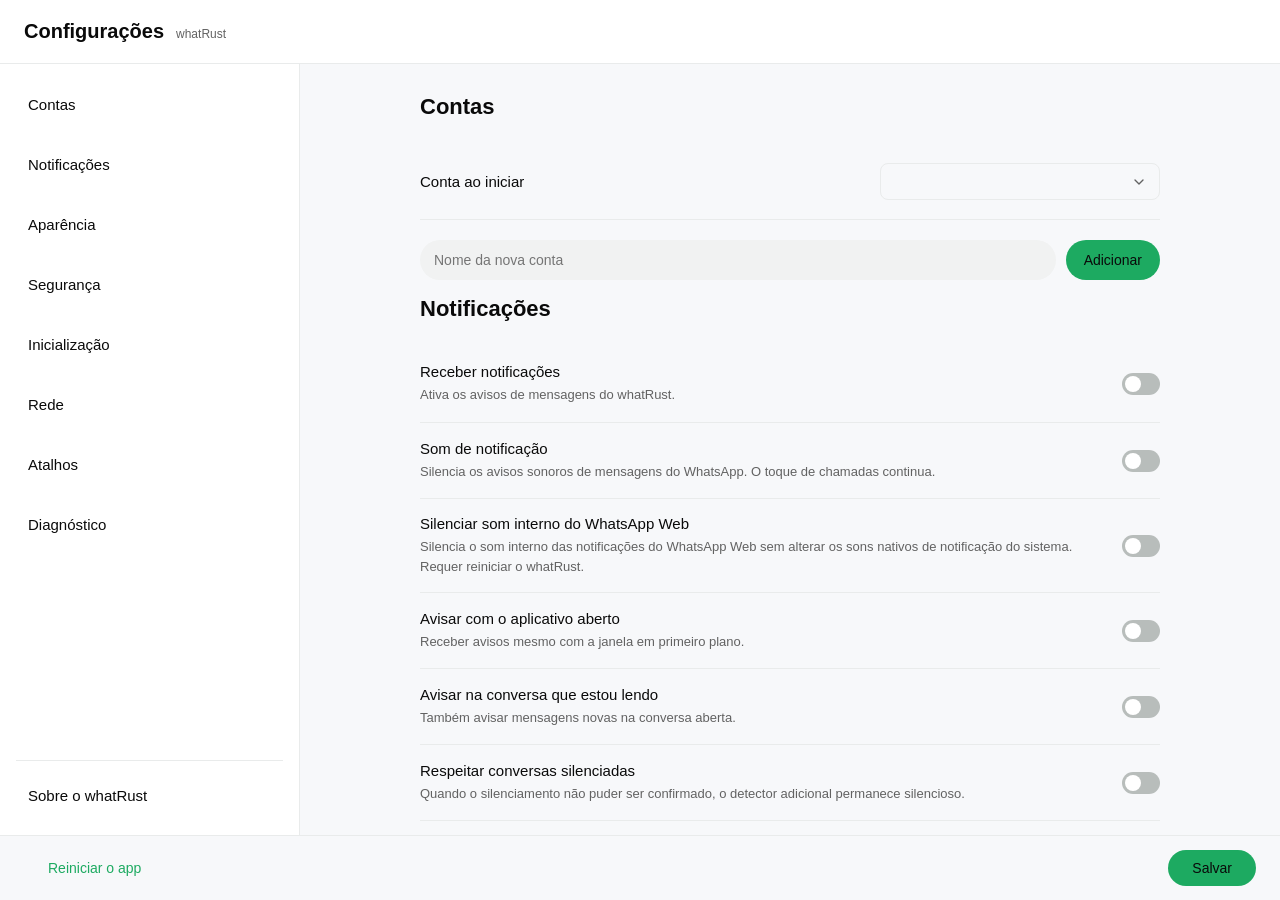
<file: settings-ui/index.html>
<!doctype html>
<html lang="pt-BR">
  <head>
    <meta charset="utf-8" />
    <meta name="viewport" content="width=device-width, initial-scale=1" />
    <title>whatRust — Configurações</title>
    <script src="i18n.js"></script>
    <link rel="stylesheet" href="style.css" />
    <link rel="stylesheet" href="dialog.css" />
  </head>
  <body>
    <header class="app-header"><div><strong>Configurações</strong><span>whatRust</span></div><button id="back-to-chat" type="button" class="secondary back-button" aria-label="Voltar ao WhatsApp" title="Voltar ao WhatsApp" hidden><svg viewBox="0 0 24 24" aria-hidden="true"><path d="M19 12H5 M12 5l-7 7 7 7"/></svg><span>Voltar ao WhatsApp</span></button></header>
    <div class="settings-layout"><nav class="settings-nav" aria-label="Configurações"><a href="#sec-contas">Contas</a><a href="#sec-notificacoes">Notificações</a><a href="#sec-aparencia">Aparência</a><a href="#sec-seguranca">Segurança</a><a href="#sec-sistema">Inicialização</a><a href="#sec-rede">Rede</a><a href="#sec-atalhos">Atalhos</a><a href="#sec-diagnostico">Diagnóstico</a><a class="nav-about" href="#sec-atualizacoes"><span class="nav-about-text"><span>Sobre o whatRust</span><span class="nav-version" id="nav_version"></span></span></a></nav>
    <!-- Local preferences use familiar WhatsApp rows: titled
         groups of boxed-list rows, a title + subtitle on the left and the control
         on the right. Element ids are what main.js uses; keep them stable. -->
    <main class="prefs">
      <section class="group" id="sec-contas">
        <h2 class="group-title">Contas</h2>
        <label class="row startup-row">
          <span class="row-text"><span class="row-title">Conta ao iniciar</span></span>
          <select id="startup_account" aria-label="Conta ao iniciar"></select>
        </label>
        <div class="boxed-list" id="single_window_row" hidden>
          <label class="row">
            <span class="row-text"><span class="row-title">Mostrar todas as contas em uma janela</span>
              <span class="row-subtitle" id="single_window_subtitle">Uma janela com um seletor de contas; as contas ocultas continuam conectadas. Requer reiniciar o whatRust.</span></span>
            <input type="checkbox" class="switch" id="single_window" />
          </label>
        </div>
        <div id="accounts-list" class="boxed-list"></div>
        <div class="add-row">
          <input type="text" id="new_account_name" placeholder="Nome da nova conta" aria-label="Nome da nova conta" />
          <button id="add_account">Adicionar</button>
        </div>
        <p id="macos-note" class="macos-note" hidden>Múltiplas contas exigem macOS 14 ou superior.</p>
        <p id="accounts-note" class="group-note" role="status" aria-live="polite"></p>
      </section>
      <section class="group" id="sec-notificacoes"><h2 class="group-title">Notificações</h2><div class="boxed-list">
<label class="row"><span class="row-text"><span class="row-title">Receber notificações</span><span class="row-subtitle">Ativa os avisos de mensagens do whatRust.</span></span><input type="checkbox" class="switch" id="notifications"></label><label class="row"><span class="row-text"><span class="row-title">Som de notificação</span><span class="row-subtitle">Silencia os avisos sonoros de mensagens do WhatsApp. O toque de chamadas continua.</span></span><input type="checkbox" class="switch" id="notification_sound"></label>
<label class="row">
  <span class="row-text">
    <span class="row-title">Silenciar som interno do WhatsApp Web</span>
    <span class="row-subtitle">Silencia o som interno das notificações do WhatsApp Web sem alterar os sons nativos de notificação do sistema. Requer reiniciar o whatRust.</span>
  </span>
  <input type="checkbox" class="switch" id="suppress_web_notification_sounds">
</label><label class="row"><span class="row-text"><span class="row-title">Avisar com o aplicativo aberto</span><span class="row-subtitle">Receber avisos mesmo com a janela em primeiro plano.</span></span><input type="checkbox" class="switch" id="notify_when_focused"></label><label class="row"><span class="row-text"><span class="row-title">Avisar na conversa que estou lendo</span><span class="row-subtitle">Também avisar mensagens novas na conversa aberta.</span></span><input type="checkbox" class="switch" id="notify_active_chat"></label><label class="row"><span class="row-text"><span class="row-title">Respeitar conversas silenciadas</span><span class="row-subtitle">Quando o silenciamento não puder ser confirmado, o detector adicional permanece silencioso.</span></span><input type="checkbox" class="switch" id="respect_muted"></label><label class="row"><span class="row-text"><span class="row-title">Não perturbe</span><span class="row-subtitle">Sem avisos do whatRust neste horário. As mensagens continuam chegando.</span></span><input type="checkbox" class="switch" id="quiet_hours"></label><div class="row" id="quiet_times_row"><span class="row-text"><span class="row-title">Horário do não perturbe</span><span class="row-subtitle">Pode passar da meia-noite, por exemplo 22:00 até 08:00.</span></span><div class="hotkey-row"><input type="time" id="quiet_start" aria-label="Início do não perturbe"><input type="time" id="quiet_end" aria-label="Fim do não perturbe"></div></div></div><p class="group-note">O detector adicional só usa mensagens novas identificáveis. Conversas silenciadas, histórico e estados desconhecidos não geram avisos adicionais.</p></section>

      <section class="group" id="sec-sistema">
        <h2 class="group-title">Comportamento</h2>
        <div class="boxed-list">
          <label class="row">
            <span class="row-text"><span class="row-title">Continuar em segundo plano ao fechar</span>
              <span class="row-subtitle">Mantém suas contas conectadas ao fechar a janela</span></span>
            <input type="checkbox" class="switch" id="close_to_tray" />
          </label>
          <label class="row">
            <span class="row-text"><span class="row-title">Iniciar minimizado</span>
              <span class="row-subtitle">Iniciar sem abrir a janela principal</span></span>
            <input type="checkbox" class="switch" id="start_minimized" />
          </label>
          <label class="row">
            <span class="row-text"><span class="row-title">Iniciar com o sistema</span></span>
            <input type="checkbox" class="switch" id="autostart" />
          </label>
          <label class="row mac-only" id="menu_bar_icon_row" hidden>
            <span class="row-text"><span class="row-title">Mostrar ícone na barra de menus</span>
              <span class="row-subtitle" id="menu_bar_icon_subtitle">Quando desativado, clique no ícone do Dock para abrir o whatRust</span></span>
            <input type="checkbox" class="switch" id="menu_bar_icon" />
          </label>
          <label class="row mac-only" hidden>
            <span class="row-text"><span class="row-title">Somente na barra de menus</span>
              <span class="row-subtitle" id="menubar_only_subtitle">Sem ícone no Dock nem janela principal — todas as contas continuam conectadas para notificações e cada uma abre como painel pela bandeja</span></span>
            <input type="checkbox" class="switch" id="menubar_only" />
          </label>
          <label class="row mac-only" hidden>
            <span class="row-text"><span class="row-title">Ocultar ícone do Dock</span>
              <span class="row-subtitle">Mantém a janela principal; o ícone da barra de menus passa a ser a forma de reabrir o whatRust</span></span>
            <input type="checkbox" class="switch" id="hide_dock_icon" />
          </label>
        </div>
      </section>

      <section class="group" id="sec-aparencia">
        <h2 class="group-title">Aparência</h2>
        <div class="boxed-list">
          <label class="row">
            <span class="row-text"><span class="row-title">Tema</span>
              <span class="row-subtitle">O WhatsApp segue esta opção quando o tema dele está em "Padrão do sistema".</span></span>
            <select id="theme">
              <option value="system">Sistema</option>
              <option value="light">Claro</option>
              <option value="dark">Escuro</option>
            </select>
          </label>
          <label class="row">
            <span class="row-text"><span class="row-title">Tamanho da interface</span>
              <span class="row-subtitle">Ajusta o tamanho do WhatsApp sem alterar as outras contas.</span></span>
            <select id="zoom">
              <option value="0.75">Muito pequeno</option>
              <option value="0.85">Pequeno</option>
              <option value="1">Padrão</option>
              <option value="1.15">Grande</option>
            </select>
          </label>
          <label class="row">
            <span class="row-text"><span class="row-title">Ocultar anúncios do app do WhatsApp</span>
              <span class="row-subtitle">Esconde os convites para baixar o WhatsApp para Windows ou Mac. Vale ao reiniciar o whatRust.</span></span>
            <input type="checkbox" class="switch" id="hide_app_banner" />
          </label>
          <label class="row">
            <span class="row-text"><span class="row-title">Controles do whatRust no cabeçalho do WhatsApp</span>
              <span class="row-subtitle">Mostra o seletor de contas e a engrenagem dentro do cabeçalho do WhatsApp (Windows e janela única). Desative para não alterar a página. Vale ao reiniciar o whatRust.</span></span>
            <input type="checkbox" class="switch" id="page_overlays" />
          </label>
          <label class="row">
            <span class="row-text"><span class="row-title">Mostrar contagem de não lidas</span>
              <span class="row-subtitle">Mostra o número de conversas não lidas no ícone da bandeja, no ícone do app, no título da janela e nas contas dentro do whatRust. Os avisos de mensagens não mudam.</span></span>
            <input type="checkbox" class="switch" id="show_unread_counts" />
          </label>
          <label class="row">
            <span class="row-text"><span class="row-title">Mostrar a escolha de perfis ao iniciar</span>
              <span class="row-subtitle">Com mais de uma conta, abre a tela com um cartão por conta em vez de abrir direto a conta inicial (janela única). Vale ao reiniciar o whatRust.</span></span>
            <input type="checkbox" class="switch" id="show_profile_picker" />
          </label>
          <label class="row linux-only" id="title_bar_row" hidden>
            <span class="row-text"><span class="row-title">Barra de título</span>
              <span class="row-subtitle" id="title_bar_subtitle">Gerenciadores de janelas lado a lado, como o Hyprland, não usam barra de título.</span></span>
            <select id="title_bar">
              <option value="auto">Automático</option>
              <option value="show">Mostrar</option>
              <option value="hide">Ocultar</option>
            </select>
          </label>
          <label class="row linux-only" id="rendering_row" hidden>
            <span class="row-text"><span class="row-title">Renderização</span>
              <span class="row-subtitle" id="rendering_subtitle">Use o modo compatível se a janela ficar em branco em placas de vídeo antigas. Vale ao reiniciar o whatRust.</span></span>
            <select id="rendering">
              <option value="auto">Automático</option>
              <option value="software">Compatível (sem GPU)</option>
            </select>
          </label>
          <label class="row">
            <span class="row-text"><span class="row-title">Idioma</span>
              <span class="row-subtitle">Idioma da interface do whatRust.</span></span>
            <select id="language">
              <option value="pt-BR">Português (Brasil)</option>
              <option value="en">English</option>
              <option value="es">Español</option>
              <option value="ar">العربية</option>
              <option value="id">Bahasa Indonesia</option>
            </select>
          </label>
          <div class="row">
            <span class="row-text"><span class="row-title">Ícone do aplicativo</span>
              <span class="row-subtitle" id="icon_subtitle">Padrão</span></span>
            <div class="hotkey-row">
              <button type="button" id="choose_icon" class="secondary">Escolher PNG…</button>
              <button type="button" id="reset_icon" class="secondary">Restaurar padrão</button>
            </div>
          </div>
          <p class="group-note" id="icon_note">Imagem PNG quadrada, de 32 a 1024 px e até 5 MB. Vale para o aplicativo todo; a bandeja não muda. No Linux com Wayland, o ícone da janela vem do arquivo .desktop e não muda.</p>
          <div class="row">
            <span class="row-text"><span class="row-title">Pasta de downloads</span>
              <span class="row-subtitle" id="download_dir_subtitle">Pasta Downloads do sistema</span></span>
            <div class="hotkey-row">
              <button type="button" id="choose_download_dir" class="secondary">Escolher pasta…</button>
              <button type="button" id="reset_download_dir" class="secondary">Restaurar Downloads</button>
            </div>
          </div>
          <label class="row">
            <span class="row-text"><span class="row-title">Suspender contas sem uso</span>
              <span class="row-subtitle">Libera memória de contas em segundo plano. Uma conta suspensa não recebe avisos até ser aberta de novo.</span></span>
            <select id="sleep_idle_hours">
              <option value="0">Nunca</option>
              <option value="1">Após 1 hora</option>
              <option value="4">Após 4 horas</option>
              <option value="8">Após 8 horas</option>
              <option value="24">Após 24 horas</option>
            </select>
          </label>
          <div class="row">
            <span class="row-text"><span class="row-title">Backup das configurações</span>
              <span class="row-subtitle">Salva as preferências e a lista de contas. Não inclui logins, conversas nem a senha de bloqueio.</span></span>
            <div class="hotkey-row">
              <button type="button" id="export_backup" class="secondary">Salvar backup…</button>
              <button type="button" id="import_backup" class="secondary">Restaurar backup…</button>
            </div>
          </div>
        </div>
      </section>

      <section class="group" id="sec-rede">
        <h2 class="group-title">Rede</h2>
        <div class="boxed-list">
          <label class="row">
            <span class="row-text"><span class="row-title">Proxy</span>
              <span class="row-subtitle">Encaminha todo o tráfego das contas do WhatsApp por um proxy.</span></span>
            <select id="proxy_mode">
              <option value="off">Desativado</option>
              <option value="socks5">SOCKS5</option>
              <option value="http">HTTP</option>
            </select>
          </label>
          <label class="row entry-row proxy-field">
            <span class="row-title">Servidor</span>
            <input type="text" id="proxy_host" autocomplete="off" spellcheck="false" placeholder="127.0.0.1" />
          </label>
          <label class="row entry-row proxy-field">
            <span class="row-title">Porta</span>
            <input type="text" id="proxy_port" inputmode="numeric" autocomplete="off" placeholder="1080" />
          </label>
        </div>
        <p class="group-note">Proxy com usuário e senha não é suportado: os navegadores embutidos não aceitam credenciais por esse caminho. A alteração vale após reiniciar o whatRust.</p>
        <p id="proxy_restart" class="hotkey-hint" hidden><span>Reinicie o whatRust para aplicar o proxy.</span> <button type="button" id="proxy_restart_btn" class="secondary">Reiniciar agora</button></p>
      </section>

      <section class="group" id="sec-atalhos">
        <h2 class="group-title">Atalhos</h2>
        <div class="boxed-list">
          <label class="row">
            <span class="row-text"><span class="row-title">Atalho para mostrar ou ocultar</span>
              <span class="row-subtitle">Uma combinação de teclas para mostrar ou ocultar o aplicativo</span></span>
            <input type="checkbox" class="switch" id="hotkey_enabled" />
          </label>
          <div class="row">
            <span class="row-text"><span class="row-title">Atalho</span></span>
            <div class="hotkey-row">
              <input type="text" id="hotkey" placeholder="Cmd/Ctrl+Shift+W" aria-label="Atalho" />
              <button type="button" id="record_hotkey" class="secondary">Gravar</button>
            </div>
          </div>
          <label class="row">
            <span class="row-text"><span class="row-title">Atalho para desfocar</span>
              <span class="row-subtitle">Liga ou desliga o desfoque de privacidade em todas as contas. Para escolher o que é desfocado, pressione Ctrl+Shift+P (⌘+Shift+P no Mac) numa janela do WhatsApp.</span></span>
            <input type="checkbox" class="switch" id="blur_hotkey_enabled" />
          </label>
          <div class="row">
            <span class="row-text"><span class="row-title">Atalho</span></span>
            <div class="hotkey-row">
              <input type="text" id="blur_hotkey" placeholder="Cmd/Ctrl+Shift+B" aria-label="Atalho" />
              <button type="button" id="record_blur_hotkey" class="secondary">Gravar</button>
            </div>
          </div>
        </div>
        <p id="hotkey_hint" class="hotkey-hint" hidden></p>
        <p class="group-note">No Linux/Wayland, configure <code>whatrust --toggle</code> nos atalhos do sistema.</p>
      </section>

      <section class="group" id="sec-seguranca">
        <h2 class="group-title">Segurança</h2>

        <div id="lock-disabled">
          <div class="boxed-list">
            <label class="row entry-row">
              <span class="row-title">Senha</span>
              <input type="password" id="lock_pw1" autocomplete="new-password" placeholder="Pelo menos 6 caracteres" />
            </label>
            <label class="row entry-row">
              <span class="row-title">Confirmar</span>
              <input type="password" id="lock_pw2" autocomplete="new-password" />
            </label>
          </div>
          <div class="group-actions">
            <button id="enable_lock">Ativar bloqueio</button>
          </div>
        </div>

        <div id="lock-enabled" hidden>
          <div class="boxed-list">
            <label class="row" id="biometric_row" hidden>
              <span class="row-text"><span class="row-title" id="biometric_label">Usar biometria</span></span>
              <input type="checkbox" class="switch" id="biometric_enabled" />
            </label>
            <label class="row">
              <span class="row-text"><span class="row-title">Bloquear ao iniciar</span></span>
              <input type="checkbox" class="switch" id="lock_on_launch" />
            </label>
            <label class="row">
              <span class="row-text"><span class="row-title">Bloquear ao ocultar</span></span>
              <input type="checkbox" class="switch" id="lock_on_hide" />
            </label>
            <label class="row">
              <span class="row-text"><span class="row-title">Bloquear por inatividade</span>
                <span class="row-subtitle">Minutos; 0 desativa</span></span>
              <input type="number" id="idle_min" min="0" step="1" value="0" />
            </label>
          </div>
          <div class="group-actions">
            <button id="lock_now">Bloquear agora</button>
            <button id="change_pw" class="secondary">Alterar senha…</button>
            <button id="disable_lock" class="secondary">Desativar…</button>
          </div>
        </div>

        <p class="group-note">O bloqueio protege o acesso às janelas do whatRust. Ele
          <strong>não</strong> criptografa os dados no disco.</p>
      </section>
      <section class="group" id="sec-diagnostico"><h2 class="group-title">Diagnóstico de notificações</h2>
      <div class="boxed-list"><div class="row"><span class="row-text"><span class="row-title">Verificar avisos do Windows</span><span class="row-subtitle">O teste confirma o envio; confira se o Windows exibe o banner.</span></span><button id="test-notification" type="button">Testar</button></div><div class="row"><span class="row-text">Permissões e Não perturbe</span><button id="windows-notifications" class="secondary" type="button">Abrir no Windows</button></div></div>
      <p id="diagnostic-note" class="group-note" role="status"></p><div id="route-status" class="boxed-list"></div>
      <h3>Atividade desta sessão</h3><p class="group-note">Somente horário, conta e resultado. Não armazena o texto das mensagens.</p>
      <div class="boxed-list"><label class="row"><span class="row-text"><span class="row-title">Registrar atividade</span><span class="row-subtitle">Desative para pausar: novos eventos não aparecem aqui. O registro volta a vazio ao reiniciar o whatRust.</span></span><input type="checkbox" class="switch" id="activity-recording" checked></label><div class="row"><span class="row-text">Apagar o registro atual</span><button id="clear-activity" class="secondary" type="button">Limpar</button></div></div><div id="notification-history" class="boxed-list"></div>
      </section>
      <section class="group" id="sec-atualizacoes">
        <h2 class="group-title">Sobre o whatRust</h2>
        <h3>Atualizações</h3>
        <div class="boxed-list">
          <label class="row">
            <span class="row-text"><span class="row-title">Verificar atualizações automaticamente</span>
              <span class="row-subtitle">Consulta o GitHub (api.github.com) um minuto após iniciar e a cada 6 horas. Só pergunta qual é a versão mais recente.</span></span>
            <input type="checkbox" class="switch" id="auto_update_check" />
          </label>
          <label class="row">
            <span class="row-text"><span class="row-title">Instalar atualizações automaticamente</span>
              <span class="row-subtitle" id="auto_update_install_subtitle">Só age quando não é preciso senha.</span></span>
            <input type="checkbox" class="switch" id="auto_update_install" />
          </label>
        </div>
        <div class="boxed-list">
          <div class="row">
            <span class="row-text"><span class="row-title">Versão instalada</span>
              <span class="row-subtitle" id="upd_current"></span></span>
            <button type="button" id="upd_check" class="secondary">Verificar agora</button>
          </div>
          <div class="row">
            <span class="row-text"><span class="row-title">Tipo de instalação</span>
              <span class="row-subtitle" id="upd_method"></span></span>
          </div>
          <div class="row">
            <span class="row-text"><span class="row-title">Última verificação</span>
              <span class="row-subtitle" id="upd_last"></span></span>
          </div>
        </div>
        <div id="upd_panel" class="upd-panel" hidden>
          <h3 id="upd_title"></h3>
          <progress id="upd_progress" max="100" hidden></progress>
          <p id="upd_message" class="group-note" role="status" aria-live="polite"></p>
          <p id="upd_error" class="hotkey-hint" role="alert" hidden></p>
          <div class="group-actions">
            <button type="button" id="upd_install" hidden>Baixar e instalar</button>
            <button type="button" id="upd_apply" hidden>Reiniciar e instalar</button>
            <button type="button" id="upd_restart" hidden>Reiniciar agora</button>
            <button type="button" id="upd_page" class="secondary" hidden>Ver no GitHub</button>
          </div>
          <div id="upd_flatpak" class="upd-flatpak" hidden>
            <code id="upd_command"></code>
            <button type="button" id="upd_copy" class="secondary">Copiar</button>
          </div>
        </div>
        <div id="upd_notes_box" hidden>
          <h3>Novidades</h3>
          <div id="upd_notes" class="notes"></div>
        </div>
        <p class="group-note">Versões 0.6.10 e anteriores não atualizam sozinhas: instale esta versão manualmente uma vez. Cada arquivo baixado é conferido com a soma de verificação (SHA-256) publicada na versão antes de ser instalado.</p>
        <h3>Contribuidores</h3>
        <p class="group-note">Obrigado a todas as pessoas que contribuíram com código para o whatRust.</p>
        <ul id="contributors" class="contributors"></ul>
      </section>
    </main></div>

    <footer class="footer">
      <button id="relaunch" type="button" class="secondary" title="Fecha e abre o whatRust de novo">Reiniciar o app</button>
      <span id="note" class="note" role="status" aria-live="polite"></span>
      <button id="save">Salvar</button>
    </footer>

    <script src="dialog.js"></script>
    <script src="hotkey.js"></script>
    <script src="main.js"></script>
    <script src="panel.js"></script>
    <script src="notes.js"></script>
    <script src="updates.js"></script>
  </body>
</html>
</file>
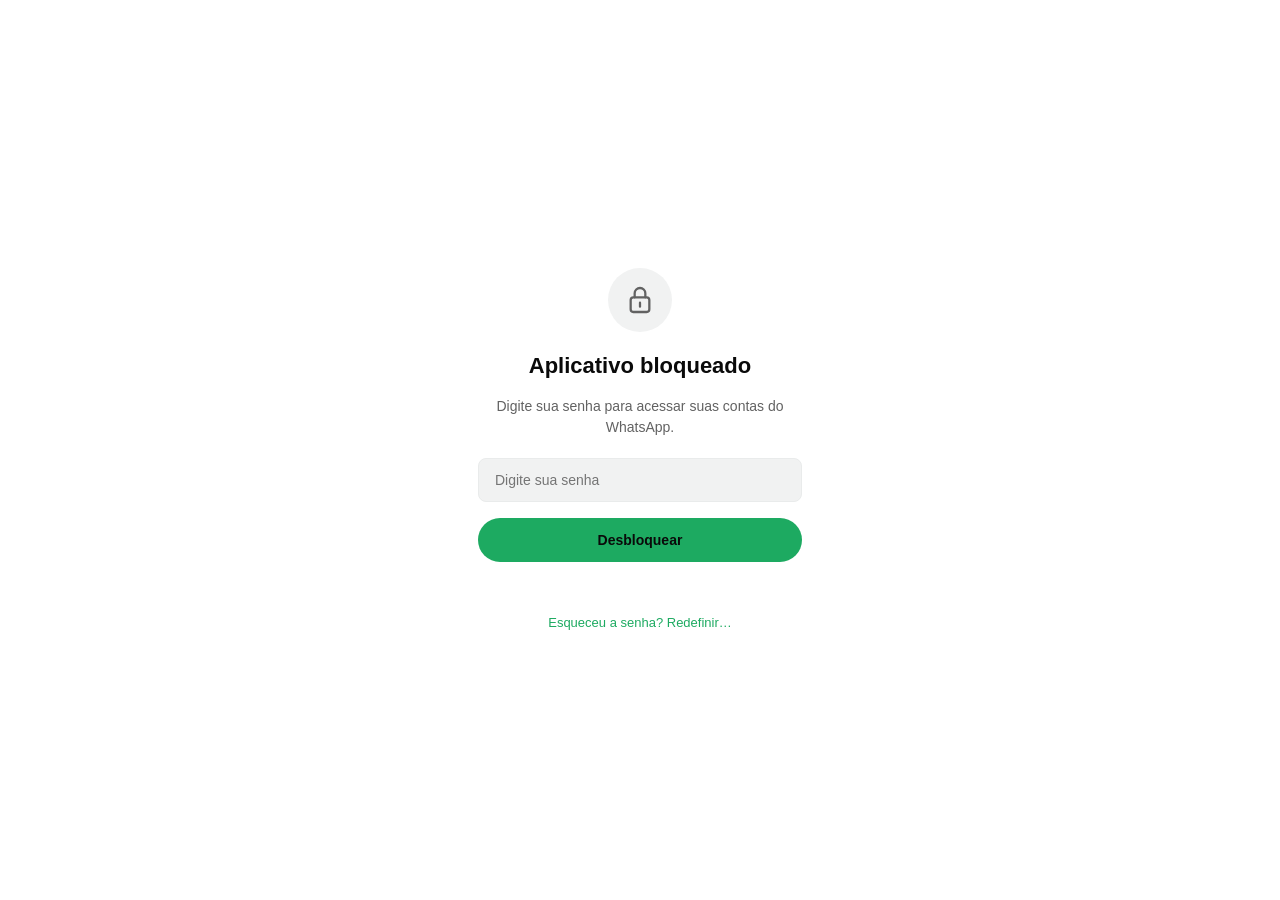
<file: settings-ui/lock.html>
<!doctype html>
<html lang="pt-BR">
  <head>
    <meta charset="utf-8" />
    <meta name="viewport" content="width=device-width, initial-scale=1" />
    <title>whatRust — Bloqueado</title>
    <script src="i18n.js"></script>
    <link rel="stylesheet" href="lock.css" />
    <link rel="stylesheet" href="dialog.css" />
  </head>
  <body>
    <div class="lock-card">
      <div class="lock-glyph" aria-hidden="true"><svg viewBox="0 0 24 24" fill="none" stroke="currentColor" stroke-width="1.7" stroke-linecap="round" stroke-linejoin="round"><rect x="5" y="10" width="14" height="11" rx="2"/><path d="M8 10V7a4 4 0 0 1 8 0v3 M12 14v3"/></svg></div>
      <h1>Aplicativo bloqueado</h1>
      <p class="lock-subtitle">Digite sua senha para acessar suas contas do WhatsApp.</p>
      <input type="password" id="password" placeholder="Digite sua senha" autocomplete="current-password" aria-label="Senha" />
      <button id="unlock">Desbloquear</button>
      <button id="biometric" class="secondary" hidden>Usar biometria</button>
      <p id="error" class="error" role="alert"></p>
      <a id="reset" href="#" class="reset">Esqueceu a senha? Redefinir…</a>
    </div>
    <script src="dialog.js"></script>
    <script src="lock.js"></script>
  </body>
</html>
</file>
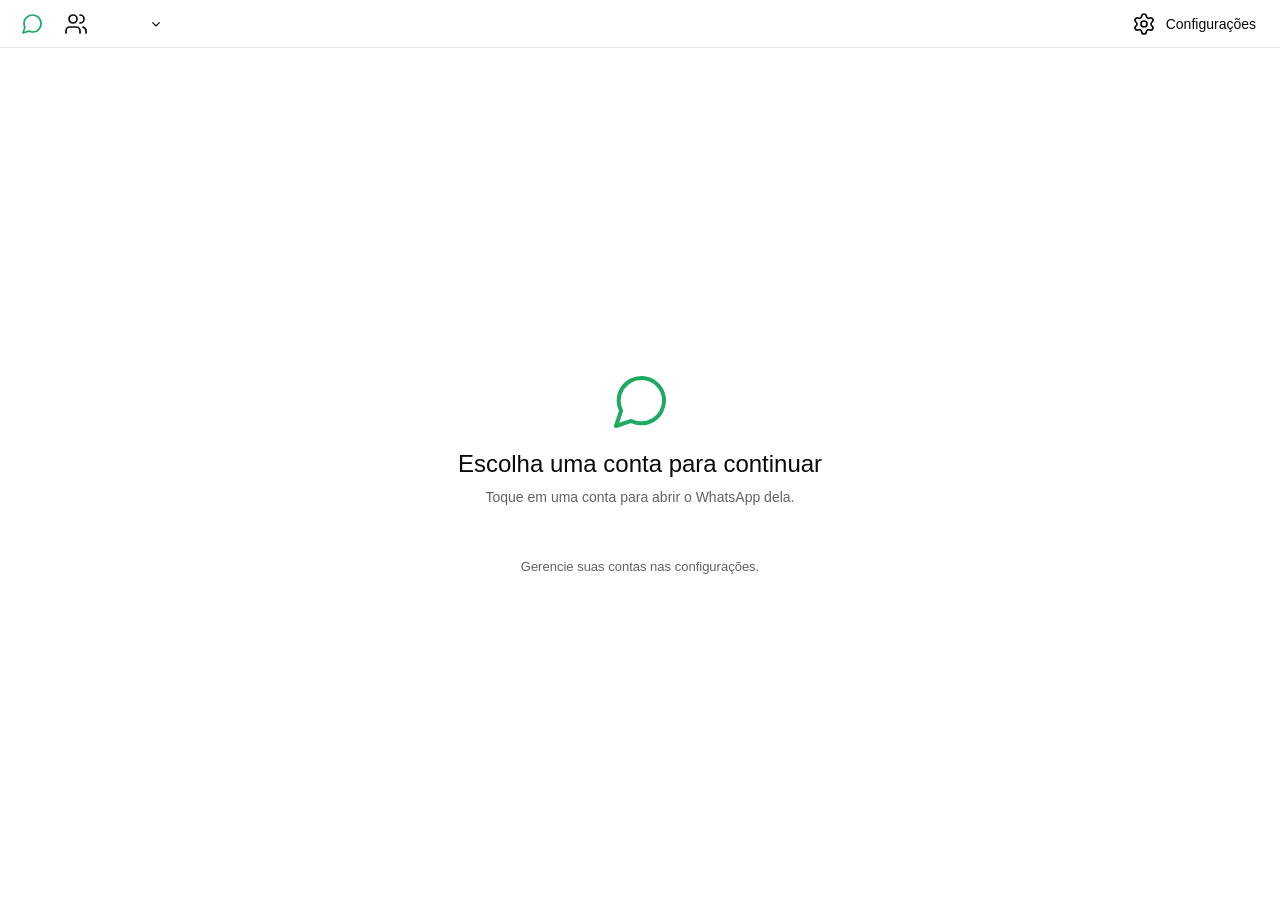
<file: settings-ui/shell.html>
<!doctype html>
<html lang="pt-BR"><head><meta charset="utf-8"><meta name="viewport" content="width=device-width,initial-scale=1"><title>whatRust</title><script src="i18n.js"></script><style>
:root{color-scheme:light dark;--bg:#fff;--fg:#0a0a0a;--dim:#626262;--line:#e9ebeb;--hover:#f1f2f2;--accent:#1daa61;font:14px "Segoe UI",Helvetica,Arial,sans-serif}
@media(prefers-color-scheme:dark){:root:not([data-theme=light]){color-scheme:dark;--bg:#161717;--fg:#fafafa;--dim:#a1a5a5;--line:#2c3030;--hover:#2a2d2d;--accent:#21c063}}
:root[data-theme=dark]{color-scheme:dark;--bg:#161717;--fg:#fafafa;--dim:#a1a5a5;--line:#2c3030;--hover:#2a2d2d;--accent:#21c063}
:root[data-theme=light]{color-scheme:light}
*{box-sizing:border-box}html,body{width:100%;height:100%;margin:0;overflow:hidden}body{display:flex;flex-direction:column;background:var(--bg);color:var(--fg)}
header{height:48px;min-height:48px;flex:none;display:flex;align-items:center;justify-content:space-between;gap:12px;padding:0 12px;border-bottom:1px solid var(--line)}
svg{width:24px;height:24px;stroke:currentColor;fill:none;stroke-width:1.7;stroke-linecap:round;stroke-linejoin:round;flex:none}
.account-picker{position:relative;min-width:0;max-width:min(320px,65vw);height:40px;display:flex;align-items:center;border-radius:20px}.account-picker:hover,button:hover{background:var(--hover)}
.account-picker>svg{position:absolute;inset-inline-start:8px;pointer-events:none}.account-picker>.chevron{inset-inline-start:auto;inset-inline-end:8px;width:16px;height:16px}.head-start{min-width:0;display:flex;align-items:center;gap:4px}
select,button{font:inherit;border:0;background:transparent;color:inherit;cursor:pointer}select{position:absolute;inset:0;width:100%;appearance:none;min-width:0;max-width:100%;height:40px;padding-block:8px;padding-inline:40px 32px;text-overflow:ellipsis;white-space:nowrap;overflow:hidden;border-radius:20px}option{background:var(--bg);color:var(--fg)}
.selected-size{font:inherit;visibility:hidden;white-space:pre;max-width:100%;overflow:hidden;height:40px;padding-block:8px;padding-inline:40px 32px;pointer-events:none}
button{display:inline-flex;align-items:center;justify-content:center;gap:10px;flex:none;height:40px;min-width:40px;padding:8px 12px;border-radius:20px}
button:focus-visible,select:focus-visible{outline:2px solid var(--accent);outline-offset:1px}
#logo{padding:8px;border-radius:50%;color:var(--accent)}
main{flex:1;min-height:0;overflow-y:auto;text-align:center;padding:24px}.picker{min-height:100%;display:flex;flex-direction:column;align-items:center;justify-content:center}.picker>svg{width:64px;height:64px;margin:0 auto 16px;color:var(--accent);stroke-width:1.5}
h1{font-size:24px;font-weight:500;margin:0 0 8px}p{max-width:420px;color:var(--dim);line-height:1.6;margin:0 auto}
.cards{list-style:none;margin:28px 0 20px;padding:0;width:100%;max-width:840px;display:grid;grid-template-columns:repeat(auto-fill,minmax(168px,1fr));gap:16px}
.card{position:relative;width:100%;height:auto;min-height:176px;flex-direction:column;gap:6px;padding:20px 12px 16px;border:1px solid var(--line);border-radius:16px;background:var(--bg);text-align:center}
.card:hover{background:var(--hover)}.card[aria-current=true]{border-color:var(--accent)}
.avatar{width:72px;height:72px;border-radius:50%;display:grid;place-items:center;overflow:hidden;background:var(--accent);color:var(--bg);font-size:30px;font-weight:500;margin-bottom:6px}.avatar img{width:100%;height:100%;object-fit:cover}
.card-name{max-width:100%;overflow:hidden;text-overflow:ellipsis;white-space:nowrap;font-size:15px;font-weight:500}.card-sub{max-width:100%;overflow:hidden;text-overflow:ellipsis;white-space:nowrap;font-size:12px;color:var(--dim)}
.card .count{position:absolute;inset-block-start:10px;inset-inline-end:10px;min-width:22px;height:22px;padding:0 6px;border-radius:11px;background:var(--accent);color:var(--bg);font-size:12px;line-height:22px;font-weight:600}
.card.add{border-style:dashed}.card.add .avatar{background:var(--hover);color:var(--dim)}.card.add svg{width:32px;height:32px}
.hint{font-size:13px}
@media(max-height:100px){main{display:none}}@media(max-width:480px){#settings span{display:none}#settings{width:40px;padding:8px}}
</style></head><body>
<!-- settings gear: Lucide "settings" icon, ISC licence (https://lucide.dev) -->
<header aria-label="Controles do whatRust"><div class="head-start"><button id="logo" type="button" aria-label="Abrir o menu do whatRust" title="Abrir o menu do whatRust"><svg viewBox="0 0 24 24" aria-hidden="true"><path d="M21 11.5a8.4 8.4 0 0 1-.9 3.8 8.5 8.5 0 0 1-7.6 4.7 8.4 8.4 0 0 1-3.8-.9L3 21l1.9-5.7a8.4 8.4 0 0 1-.9-3.8A8.5 8.5 0 0 1 8.7 3.9a8.4 8.4 0 0 1 3.8-.9h.5a8.5 8.5 0 0 1 8 8v.5z"/></svg></button><div class="account-picker"><svg viewBox="0 0 24 24" aria-hidden="true"><path d="M16 21v-2a4 4 0 0 0-4-4H6a4 4 0 0 0-4 4v2 M16 3a4 4 0 0 1 0 8 M22 21v-2a4 4 0 0 0-3-3.87 M13 7a4 4 0 1 1-8 0a4 4 0 0 1 8 0"/></svg><span id="account-size" class="selected-size" aria-hidden="true">Contas</span><select id="accounts" aria-label="Trocar conta do WhatsApp"></select><svg class="chevron" viewBox="0 0 24 24" aria-hidden="true"><path d="m7 10 5 5 5-5"/></svg></div></div><button id="settings" type="button" aria-label="Configurações do whatRust" title="Configurações do whatRust"><svg viewBox="0 0 24 24" aria-hidden="true"><path d="M9.671 4.136a2.34 2.34 0 0 1 4.659 0 2.34 2.34 0 0 0 3.319 1.915 2.34 2.34 0 0 1 2.33 4.033 2.34 2.34 0 0 0 0 3.831 2.34 2.34 0 0 1-2.33 4.033 2.34 2.34 0 0 0-3.319 1.915 2.34 2.34 0 0 1-4.659 0 2.34 2.34 0 0 0-3.32-1.915 2.34 2.34 0 0 1-2.33-4.033 2.34 2.34 0 0 0 0-3.831A2.34 2.34 0 0 1 6.35 6.051a2.34 2.34 0 0 0 3.319-1.915 M15 12a3 3 0 1 1-6 0 3 3 0 0 1 6 0"/></svg><span>Configurações</span></button></header>
<main><div class="picker"><svg viewBox="0 0 24 24" aria-hidden="true"><path d="M21 11.5a8.4 8.4 0 0 1-.9 3.8 8.5 8.5 0 0 1-7.6 4.7 8.4 8.4 0 0 1-3.8-.9L3 21l1.9-5.7a8.4 8.4 0 0 1-.9-3.8A8.5 8.5 0 0 1 8.7 3.9a8.4 8.4 0 0 1 3.8-.9h.5a8.5 8.5 0 0 1 8 8v.5z"/></svg><h1>Escolha uma conta para continuar</h1><p>Toque em uma conta para abrir o WhatsApp dela.</p><ul class="cards" id="cards"></ul><p class="hint">Gerencie suas contas nas configurações.</p></div></main>
<script src="profiles.js"></script><script src="shell.js"></script></body></html>
</file>
<file: settings-ui/style.css>
/* Local management UI, matching WhatsApp desktop surfaces and spacing. */
:root {
  color-scheme: light dark;
  --bg: #fff; --card: #fff; --panel: #f7f8fa; --fg: #0a0a0a; --dim: #626262;
  --green: #1daa61; --on-green: #0a0a0a; --border: #e9ebeb;
  --control-hover: #00000014; --control-active: #00000024;
  --line: #e9ebeb; --hover: #f1f2f2; --switch-off: #b8bdbb;
  --danger: #c52c3a; --warn: #996600;
  --chevron: url("data:image/svg+xml,%3Csvg xmlns='http://www.w3.org/2000/svg' viewBox='0 0 24 24' fill='none' stroke='%23626262' stroke-width='2' stroke-linecap='round' stroke-linejoin='round'%3E%3Cpath d='m6 9 6 6 6-6'/%3E%3C/svg%3E");
}
@media (prefers-color-scheme: dark) {
  :root:not([data-theme="light"]) {
    color-scheme: dark;
    --bg: #161717; --card: #232626; --panel: #1d1f1f; --fg: #fafafa; --dim: #a1a5a5;
    --green: #21c063; --on-green: #0a0a0a; --border: #2c3030;
    --control-hover: #ffffff14; --control-active: #ffffff24;
    --line: #2c3030; --hover: #2a2d2d; --switch-off: #626767;
    --danger: #ff707a; --warn: #e3b341;
    --chevron: url("data:image/svg+xml,%3Csvg xmlns='http://www.w3.org/2000/svg' viewBox='0 0 24 24' fill='none' stroke='%23a1a5a5' stroke-width='2' stroke-linecap='round' stroke-linejoin='round'%3E%3Cpath d='m6 9 6 6 6-6'/%3E%3C/svg%3E");
  }
}
:root[data-theme="dark"] {
    color-scheme: dark;
    --bg: #161717; --card: #232626; --panel: #1d1f1f; --fg: #fafafa; --dim: #a1a5a5;
    --green: #21c063; --on-green: #0a0a0a; --border: #2c3030;
    --control-hover: #ffffff14; --control-active: #ffffff24;
    --line: #2c3030; --hover: #2a2d2d; --switch-off: #626767;
    --danger: #ff707a; --warn: #e3b341;
    --chevron: url("data:image/svg+xml,%3Csvg xmlns='http://www.w3.org/2000/svg' viewBox='0 0 24 24' fill='none' stroke='%23a1a5a5' stroke-width='2' stroke-linecap='round' stroke-linejoin='round'%3E%3Cpath d='m6 9 6 6 6-6'/%3E%3C/svg%3E");
}
:root[data-theme="light"] { color-scheme:light; }
* { box-sizing: border-box; }
/* Thin, translucent scrollbars to match the chat panes (see bridge.js):
   the native webviews otherwise render a thick unstyled system scrollbar
   that clashes with the dark theme. Same muted grey, transparent track. */
* { scrollbar-width: thin; scrollbar-color: rgba(134,150,160,.45) transparent; }
*::-webkit-scrollbar { width: 8px; height: 8px; }
*::-webkit-scrollbar-track { background: transparent; }
*::-webkit-scrollbar-thumb { background-color: rgba(134,150,160,.45); border: 2px solid transparent; border-radius: 4px; background-clip: padding-box; }
*::-webkit-scrollbar-thumb:hover { background-color: rgba(134,150,160,.8); }
*::-webkit-scrollbar-corner { background: transparent; }
html, body { height: 100%; }
body {
  margin: 0; display: flex; flex-direction: column;
  background: var(--bg); color: var(--fg);
  font: 14px "Segoe UI", Helvetica, Arial, sans-serif;
}
[hidden] { display: none !important; }
button, input, select { font: inherit; }
button { cursor: pointer; border: 0; border-radius: 22px; padding: 9px 18px; background: var(--green); color: var(--on-green); font-weight: 500; }
button:disabled { opacity: .45; cursor: default; }
button.secondary { background: transparent; color: var(--green); }
button:hover:not(:disabled) { filter: brightness(.95); }
button:focus-visible, input:focus-visible, select:focus-visible, a:focus-visible { outline: 2px solid var(--green); outline-offset: 2px; }
.app-header { padding: 12px 24px; min-height: 64px; display: flex; align-items: center; justify-content: space-between; gap: 16px; border-bottom: 1px solid var(--border); }
.app-header > div { display: flex; align-items: baseline; gap: 12px; }
.app-header strong { font-size: 20px; font-weight: 600; }
.app-header span { font-size: 12px; color: var(--dim); }
.app-header button { color: var(--dim); font-weight: 400; }
.settings-layout { display: flex; flex: 1; min-height: 0; overflow: hidden; }
.settings-nav { flex: 0 0 300px; padding: 12px 8px; display: flex; flex-direction: column; gap: 4px; border-inline-end: 1px solid var(--border); }
.settings-nav a { display: flex; align-items: center; gap: 24px; padding: 16px 20px; border-radius:8px; min-height:56px; font-size: 15px; color: inherit; text-decoration: none; }
.settings-nav a:hover, .settings-nav a[aria-current=page] { background: var(--hover); }
.settings-nav svg { width: 22px; height: 22px; stroke: var(--dim); fill: none; stroke-width: 1.7; stroke-linecap: round; stroke-linejoin: round; flex-shrink: 0; }
.prefs { background:var(--panel); flex: 1; min-width: 0; overflow-y: auto; padding: 30px 40px; scroll-behavior: smooth; }
.group { max-width: 740px; margin: 0 auto; }
.group-title { font-size: 22px; font-weight: 600; margin: 0 0 24px; }
.group-note { font-size: 13px; line-height: 1.55; margin: 16px 0; color: var(--dim); }
.group-note code { font: inherit; background: var(--hover); padding: 2px 4px; }
.group-actions { display: flex; flex-wrap: wrap; align-items: center; gap: 8px; margin-top: 16px; }
.boxed-list > * + * { border-top: 1px solid var(--border); }
.boxed-list:empty { display: none; }
.row { display: flex; align-items: center; gap: 20px; min-height: 76px; padding: 16px 0; }
label.row { cursor: pointer; }
.row-text { flex: 1; min-width: 0; display: flex; flex-direction: column; gap: 5px; }
.row-title { font-size: 15px; }
.row-subtitle { font-size: 13px; line-height: 1.5; color: var(--dim); }
.startup-row { margin: 24px 0 16px; border-bottom: 1px solid var(--border); }
.entry-row .row-title { flex: 0 0 90px; }
.entry-row input { flex: 1; min-width: 0; }
input[type=text], input[type=password], input[type=number], select { border: 1px solid var(--border); border-radius: 8px; padding: 8px 12px; background: transparent; color: inherit; }
input[type=number] { width: 80px; }
select { min-width: 120px; appearance: none; -webkit-appearance: none; padding-inline-end: 36px; background-image: var(--chevron); background-repeat: no-repeat; background-position: right 12px center; background-size: 16px 16px; line-height: 1.4; }
select option { background: var(--bg); color: var(--fg); }
.switch { appearance: none; -webkit-appearance: none; position: relative; width: 38px; height: 22px; margin: 0; flex: 0 0 38px; border: 0; border-radius: 12px; background: var(--switch-off); cursor: pointer; }
.switch::before { content: ""; position: absolute; inset-inline-start: 3px; top: 3px; width: 16px; height: 16px; border-radius: 50%; background: #fff; transition: transform .15s; }
.switch:checked { background: var(--green); }
.switch:checked::before { transform: translateX(16px); }
[dir=rtl] .switch:checked::before { transform: translateX(-16px); }
[dir=rtl] select { background-position: left 12px center; }
.account-row { border-radius:8px; display: flex; align-items: center; min-height: 88px; gap: 15px; padding: 12px; }
.account-row:hover { background:var(--hover); }
.account-row:hover .account-avatar:not(.has-photo) { background: var(--control-hover); }
.account-avatar { height: 48px; width: 48px; border-radius: 50%; background: var(--hover); color: var(--dim); display: grid; place-items: center; font-size: 17px; flex: 0 0 48px; }
.account-avatar.has-photo { overflow: hidden; background: none; }
.account-avatar img { width: 100%; height: 100%; object-fit: cover; display: block; }
.settings-nav .nav-about { margin-top: auto; position: relative; }
.settings-nav .nav-about::before { content: ""; position: absolute; left: 8px; right: 8px; top: -7px; border-top: 1px solid var(--border); }
.nav-about-text { display: flex; flex-direction: column; gap: 2px; min-width: 0; }
.nav-version { font-size: 12px; color: var(--dim); }
.nav-version:empty { display: none; }
.contributors { list-style: none; margin: 0; padding: 0; display: flex; flex-wrap: wrap; gap: 8px; }
.contributors a { display: inline-block; padding: 6px 12px; border: 1px solid var(--border); border-radius: 16px; color: inherit; text-decoration: none; font-size: 13px; }
.contributors a:hover { background: var(--hover); }
.account-open { display: flex; flex: 1; min-width: 0; align-items: flex-start; flex-direction: column; gap: 5px; padding: 0; border: 0; border-radius: 0; background: transparent; color: inherit; text-align: start; }
.acct-name { font-size: 16px; max-width: 100%; white-space: nowrap; text-overflow: ellipsis; overflow: hidden; }
.acct-subtitle { font-size: 13px; color: var(--dim); font-weight: 400; }
.account-more { display: grid; place-items: center; flex: 0 0 40px; font-size: 26px; line-height: 1; width: 40px; height: 40px; border-radius: 50%; padding: 0; color: var(--dim); background: transparent; transition: background-color .12s, color .12s; }
.account-more:hover:not(:disabled), .account-more:focus-visible, .account-more[aria-expanded="true"] { background: var(--control-hover); color: var(--fg); filter: none; }
.account-more:active:not(:disabled) { background: var(--control-active); }
@media(prefers-reduced-motion:reduce) { .account-more { transition:none; } }
.acct-unread { background: var(--green); color: var(--on-green); font-size: 12px; padding: 2px 7px; border-radius: 10px; }
.account-actions { position: fixed; inset: auto; border: 1px solid var(--border); border-radius: 8px; background: var(--card); color: var(--fg); box-shadow: 0 2px 12px #0004; padding: 6px 0; width: 245px; max-width:calc(100vw - 24px); margin: 0; max-height: calc(100vh - 24px);overflow-y:auto;overscroll-behavior:contain; }
.account-actions button { display: block; width: 100%; border-radius: 0; background: transparent; color: inherit; text-align: start; font-size: 14px; font-weight: 400; padding: 12px 22px; }
.account-actions button:hover, .account-actions button:focus-visible { background: var(--hover); }
.account-actions .danger { color: var(--danger); }
.add-row { display: flex; gap: 10px; margin-top: 20px; }
.add-row input { border-radius:24px; min-width: 0; flex: 1; background: var(--hover); border: 0; padding: 12px 14px; }
.hotkey-row { display: flex; gap: 8px; flex-wrap: wrap; }
.hotkey-row input { min-width: 0; width: 190px; }
.recording { outline: 2px dashed var(--green); }
.hotkey-hint { font-size: 13px; color: var(--warn); }
.footer { display: flex; justify-content: space-between; align-items: center; gap: 12px; padding: 14px 24px; border-top: 1px solid var(--border); }
.footer button { padding: 10px 24px; margin-inline-start: auto; }
.footer #relaunch { margin-inline-start: 0; }
.footer .note { flex: 1; min-width: 0; }
.note { font-size: 13px; color: var(--green); }
.prefs h3 { font-size: 14px; margin: 24px 0 6px; }
@media(max-width:900px) { .settings-nav { flex-basis: 220px; } .settings-nav a { padding: 16px 20px; gap: 18px; } .prefs { padding: 26px 24px; } }
@media(max-width:640px) {
  .settings-nav { flex-basis: 62px; overflow: hidden; } .settings-nav a { font-size: 0; padding: 18px 20px; gap: 24px; } .settings-nav svg { flex: 0 0 22px; }
  .prefs { padding: 24px 18px; } .app-header { padding: 14px 18px; min-height: 66px; } .row { gap: 12px; flex-wrap: wrap; } .row-text { flex-basis: 160px; }
  .account-row { gap: 10px; } .account-avatar { width: 40px; height: 40px; flex-basis: 40px; } .group-title { font-size: 19px; }
}
@media(max-width:480px) { .app-header span { display: none; } }

/* Same icon hit area as the WhatsApp toolbar. */
.back-button { display:inline-flex;align-items:center;gap:10px;min-height:40px;padding:8px 12px!important;color:var(--fg)!important; }
.back-button svg { width:24px;height:24px;stroke:currentColor;stroke-width:1.8;fill:none;stroke-linecap:round;stroke-linejoin:round;flex:none; }
.back-button:hover { background:var(--hover); }
.footer { background:var(--panel); }
@media(max-width:640px){.settings-nav{padding:12px 4px;}.settings-nav a{padding:16px;}.back-button span{display:none;}.back-button{width:40px;padding:8px!important;}}

.back-button span { font-size:14px;color:inherit; }

.row select { max-width:min(280px,100%);text-overflow:ellipsis;white-space:nowrap;overflow:hidden; }
#startup_account { width:clamp(150px,35vw,280px); }

.row-subtitle,.group-note,.hotkey-hint { overflow-wrap:anywhere; }

.row-title {overflow-wrap:anywhere;}
.note {min-width:0;overflow-wrap:anywhere;flex:1;}

/* Settings -> Updates */
.upd-panel { margin-top: 24px; padding: 16px 20px; border: 1px solid var(--border); border-radius: 12px; background: var(--card); }
.upd-panel h3 { margin: 0 0 8px; font-size: 16px; }
.upd-panel progress { width: 100%; height: 8px; accent-color: var(--green); margin: 8px 0; }
.upd-panel .group-note { margin: 8px 0; }
.upd-flatpak { display: flex; align-items: center; gap: 8px; margin-top: 12px; flex-wrap: wrap; }
.upd-flatpak code { flex: 1; min-width: 0; overflow-wrap: anywhere; font: 12px ui-monospace, Menlo, Consolas, monospace; background: var(--hover); padding: 8px 10px; border-radius: 8px; user-select: all; }
.notes { font-size: 13px; line-height: 1.55; max-height: 320px; overflow-y: auto; padding: 4px 0; overflow-wrap: anywhere; }
.notes h4 { margin: 14px 0 4px; font-size: 14px; }
.notes p { margin: 6px 0; }
.notes ul { margin: 6px 0; padding-inline-start: 20px; }
.notes code, .notes pre { font: 12px ui-monospace, Menlo, Consolas, monospace; background: var(--hover); border-radius: 4px; }
.notes code { padding: 1px 4px; }
.notes pre { padding: 8px 10px; overflow-x: auto; white-space: pre-wrap; }
</file>
<file: settings-ui/dialog.css>
/* In-page replacements for window.alert/confirm/prompt. Shared by the settings
   window and the lock screen, so the styles stand on their own rather than
   extending either page's sheet. */
.dlg-backdrop {
  position: fixed; inset: 0; z-index: 100;
  display: flex; align-items: center; justify-content: center; padding: 24px;
  background: #000a;
}
.dlg-backdrop[hidden] { display: none; }
.dlg {
  box-sizing:border-box;width:100%;max-width:340px;max-height:calc(100vh - 48px);overflow-y:auto;overflow-wrap:anywhere;padding:20px;
  border-radius: 12px; box-shadow: 0 14px 44px #0007;
  background: var(--card,#fff); color: var(--fg,#0a0a0a);
  font-family: system-ui, -apple-system, "Segoe UI", Roboto, sans-serif;
  font-size: 14px; text-align: start;
}
@media (prefers-color-scheme: dark) {
  .dlg { background: var(--card,#232626); color: var(--fg,#fafafa); }
}
.dlg h2 { font-size: 15px; font-weight: 600; margin: 0 0 8px; }
.dlg-message { margin: 0; line-height: 1.45; white-space: pre-line; }
.dlg-input {
  width: 100%; margin-top: 14px; padding: 9px 11px; font-size: 14px;
  border: 1px solid #8886; border-radius: 8px;
  background: transparent; color: inherit;
}
.dlg-input:focus { outline: 2px solid #25d36688; outline-offset: 1px; }
.dlg-error { color: #f15c6d; font-size: 13px; margin: 8px 0 0; }
.dlg-error[hidden] { display: none; }
.dlg-actions { display:flex;flex-wrap:wrap; justify-content: flex-end; gap: 8px; margin-top: 18px; }
.dlg-actions button {
  padding: 8px 16px; font-size: 14px; font-weight: 600;
  border: 0; border-radius: 20px; cursor: pointer;
  background: var(--green,#21c063); color: var(--on-green,#0a0a0a);
}
.dlg-actions button.dlg-secondary { background: transparent; color: inherit; border: 1px solid #8886; }
.dlg-actions button.dlg-danger { background: #e5484d; color: #fff; }
</file>
<file: settings-ui/lock.css>
:root{color-scheme:light dark;--bg:#fff;--card:#f1f2f2;--fg:#0a0a0a;--dim:#626262;--green:#1daa61;--line:#e9ebeb;--danger:#c13543}
@media(prefers-color-scheme:dark){:root{--bg:#161717;--card:#232626;--fg:#fafafa;--dim:#a1a5a5;--green:#21c063;--line:#3b4040;--danger:#f15c6d}}
*{box-sizing:border-box}
[hidden]{display:none!important}
body{margin:0;min-height:100vh;display:grid;place-items:center;font:14px "Segoe UI",Helvetica,Arial,sans-serif;background:var(--bg);color:var(--fg)}
.lock-card{width:min(380px,100%);display:flex;flex-direction:column;gap:16px;padding:28px;text-align:center}
.lock-glyph{display:grid;place-items:center;width:64px;height:64px;margin:0 auto 4px;border-radius:50%;background:var(--card);color:var(--dim)}
.lock-glyph svg{width:32px;height:32px}
h1{font-size:22px;line-height:1.3;font-weight:600;margin:0}
.lock-subtitle{font-size:14px;line-height:1.5;color:var(--dim);margin:0 0 4px}
input[type=password]{width:100%;min-width:0;padding:13px 16px;border-radius:8px;border:1px solid var(--line);background:var(--card);color:var(--fg);font:inherit}
button{min-height:44px;padding:11px 16px;border:0;border-radius:24px;background:var(--green);color:#0a0a0a;font:600 14px "Segoe UI",Helvetica,Arial,sans-serif;cursor:pointer}
button:hover{filter:brightness(.94)}button:disabled{opacity:.55;cursor:wait}
button.secondary{background:var(--card);color:var(--fg)}
.error{color:var(--danger);min-height:1.4em;line-height:1.4;margin:0;font-size:13px;overflow-wrap:anywhere}
.reset{color:var(--green);font-size:13px;text-decoration:none;line-height:1.5}.reset:hover{text-decoration:underline}
button:focus-visible,input:focus-visible,a:focus-visible{outline:2px solid var(--green);outline-offset:3px}
</file>
